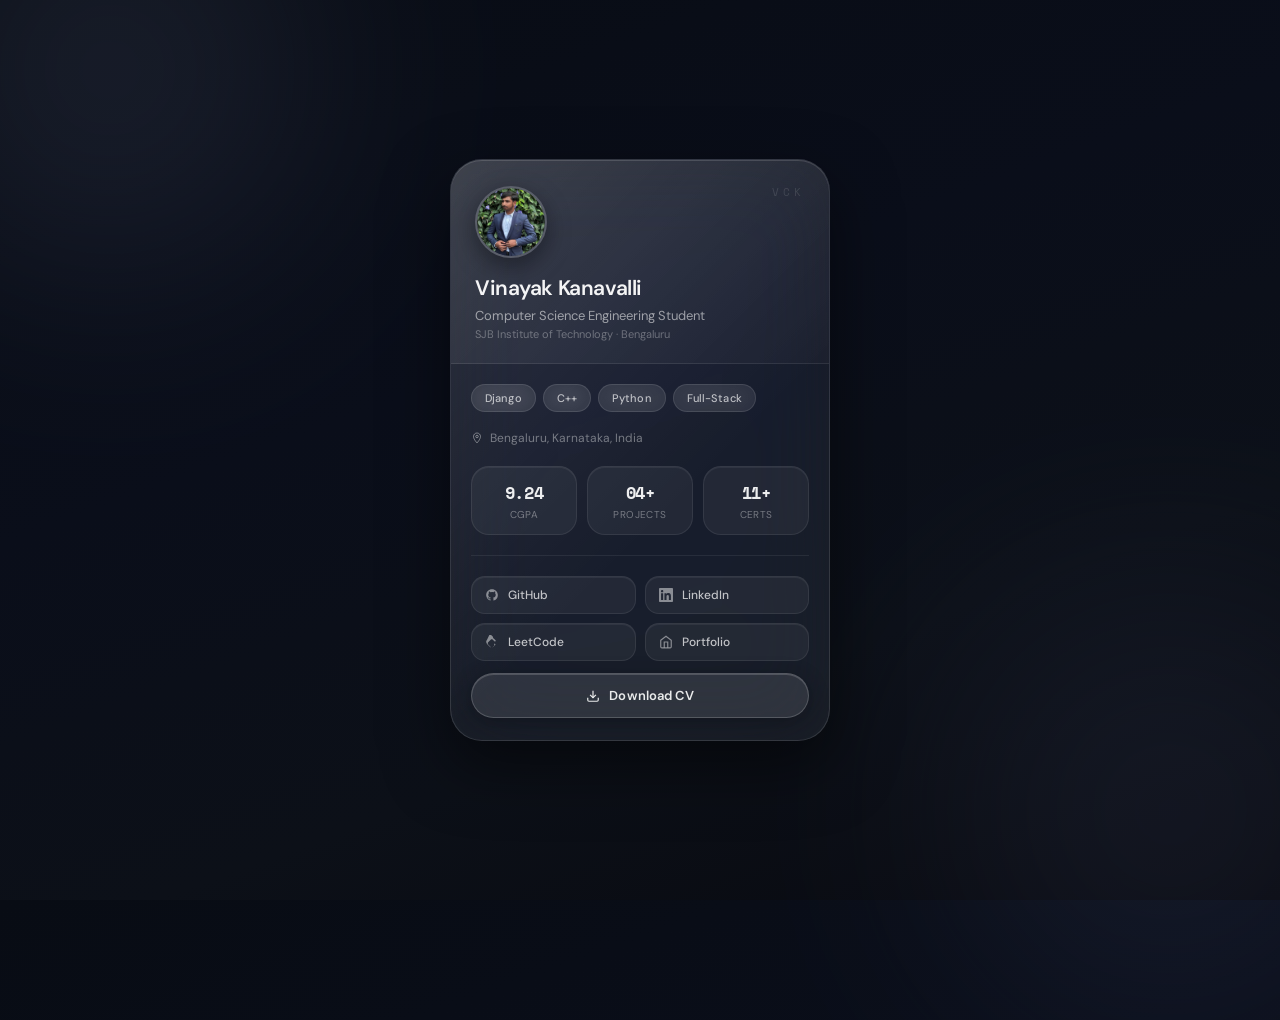
<file: profile-card.html>
<!DOCTYPE html>
<html lang="en">
<head>
  <meta charset="UTF-8">
  <meta name="viewport" content="width=device-width, initial-scale=1.0">
  <title>Vinayak Kanavalli – Profile Card</title>
  <link rel="preconnect" href="https://fonts.googleapis.com">
  <link href="https://fonts.googleapis.com/css2?family=DM+Sans:wght@400;500;600&family=Space+Mono:wght@400;700&display=swap" rel="stylesheet">
  <link rel="stylesheet" href="assets/profile-card.css">
  <!-- Google Analytics -->
  <script async src="https://www.googletagmanager.com/gtag/js?id=G-T7T8TT5QQC"></script>
  <script>
    window.dataLayer = window.dataLayer || [];
    function gtag(){dataLayer.push(arguments);}
    gtag('js', new Date());
    gtag('config', 'G-T7T8TT5QQC');
  </script>
</head>
<body>
  <div class="card">
    <div class="card-top">
      <div class="avatar">
        <img src="assets/img/about.jpg" alt="Vinayak Kanavalli">
      </div>
      <div class="name">Vinayak Kanavalli</div>
      <div class="role">Computer Science Engineering Student</div>
      <div class="college">SJB Institute of Technology · Bengaluru</div>
    </div>

    <div class="card-body">
      <div class="tag-row">
        <span class="tag">Django</span>
        <span class="tag">C++</span>
        <span class="tag">Python</span>
        <span class="tag">Full-Stack</span>
      </div>

      <div class="location">
        <svg width="12" height="12" viewBox="0 0 24 24" fill="none" stroke="currentColor" stroke-width="2">
          <path d="M12 2C8.13 2 5 5.13 5 9c0 5.25 7 13 7 13s7-7.75 7-13c0-3.87-3.13-7-7-7z"/>
          <circle cx="12" cy="9" r="2.5"/>
        </svg>
        Bengaluru, Karnataka, India
      </div>

      <div class="stats">
        <div class="stat">
          <span class="stat-num">9.24</span>
          <span class="stat-label">CGPA</span>
        </div>
        <div class="stat">
          <span class="stat-num">04+</span>
          <span class="stat-label">Projects</span>
        </div>
        <div class="stat">
          <span class="stat-num">11+</span>
          <span class="stat-label">Certs</span>
        </div>
      </div>

      <hr class="divider">

      <div class="links">
        <a href="https://github.com/vinayak-ck" target="_blank" class="link-btn">
          <svg width="14" height="14" viewBox="0 0 24 24" fill="currentColor">
            <path d="M12 2C6.477 2 2 6.484 2 12.017c0 4.425 2.865 8.18 6.839 9.504.5.092.682-.217.682-.483 0-.237-.008-.868-.013-1.703-2.782.605-3.369-1.343-3.369-1.343-.454-1.158-1.11-1.466-1.11-1.466-.908-.62.069-.608.069-.608 1.003.07 1.531 1.032 1.531 1.032.892 1.53 2.341 1.088 2.91.832.092-.647.35-1.088.636-1.338-2.22-.253-4.555-1.113-4.555-4.951 0-1.093.39-1.988 1.029-2.688-.103-.253-.446-1.272.098-2.65 0 0 .84-.27 2.75 1.026A9.564 9.564 0 0112 6.844c.85.004 1.705.115 2.504.337 1.909-1.296 2.747-1.027 2.747-1.027.546 1.379.202 2.398.1 2.651.64.7 1.028 1.595 1.028 2.688 0 3.848-2.339 4.695-4.566 4.943.359.309.678.92.678 1.855 0 1.338-.012 2.419-.012 2.747 0 .268.18.58.688.482A10.019 10.019 0 0022 12.017C22 6.484 17.522 2 12 2z"/>
          </svg>
          GitHub
        </a>
        <a href="https://linkedin.com/in/vinayak-c-kanavalli-" target="_blank" class="link-btn">
          <svg width="14" height="14" viewBox="0 0 24 24" fill="currentColor">
            <path d="M20.447 20.452h-3.554v-5.569c0-1.328-.027-3.037-1.852-3.037-1.853 0-2.136 1.445-2.136 2.939v5.667H9.351V9h3.414v1.561h.046c.477-.9 1.637-1.85 3.37-1.85 3.601 0 4.267 2.37 4.267 5.455v6.286zM5.337 7.433a2.062 2.062 0 01-2.063-2.065 2.064 2.064 0 112.063 2.065zm1.782 13.019H3.555V9h3.564v11.452zM22.225 0H1.771C.792 0 0 .774 0 1.729v20.542C0 23.227.792 24 1.771 24h20.451C23.2 24 24 23.227 24 22.271V1.729C24 .774 23.2 0 22.222 0h.003z"/>
          </svg>
          LinkedIn
        </a>
        <a href="https://leetcode.com/u/vinayak_c_kanavalli/" target="_blank" class="link-btn">
          <svg width="14" height="14" viewBox="0 0 24 24" fill="currentColor">
            <path d="M16.102 17.93l-2.697 2.607c-.466.467-1.111.662-1.823.662s-1.357-.195-1.824-.662l-4.332-4.363c-.467-.467-.702-1.15-.702-1.863s.235-1.357.702-1.824l4.319-4.38c.467-.467 1.125-.645 1.837-.645s1.357.195 1.823.662l2.697 2.606c.514.515 1.365.497 1.9-.038.535-.536.553-1.387.039-1.901l-2.609-2.519c-.569-.569-1.228-.985-1.946-1.23l.073-.068c.524-.524.524-1.373 0-1.897l-2.696-2.697c-.467-.467-1.125-.663-1.837-.663s-1.357.195-1.824.662L3.463 8.235c-.948.948-1.463 2.201-1.463 3.532s.515 2.584 1.463 3.532l4.332 4.364c.948.948 2.201 1.463 3.532 1.463s2.584-.515 3.532-1.463l2.609-2.519c.514-.515.496-1.366-.039-1.901-.535-.535-1.386-.553-1.9-.038z"/>
          </svg>
          LeetCode
        </a>
        <a href="https://vinayak-ck.github.io/MyPortfolio/" target="_blank" class="link-btn">
          <svg width="14" height="14" viewBox="0 0 24 24" fill="none" stroke="currentColor" stroke-width="2">
            <path d="M3 9l9-7 9 7v11a2 2 0 01-2 2H5a2 2 0 01-2-2z"/>
            <polyline points="9 22 9 12 15 12 15 22"/>
          </svg>
          Portfolio
        </a>
      </div>

      <a href="assets/MyCV.pdf" download class="btn-cv">
        <svg width="14" height="14" viewBox="0 0 24 24" fill="none" stroke="currentColor" stroke-width="2">
          <path d="M21 15v4a2 2 0 01-2 2H5a2 2 0 01-2-2v-4"/>
          <polyline points="7 10 12 15 17 10"/>
          <line x1="12" y1="15" x2="12" y2="3"/>
        </svg>
        Download CV
      </a>

    </div>
  </div>
</body>
</html>
</file>
<file: assets/profile-card.css>
*, *::before, *::after {
  margin: 0;
  padding: 0;
  box-sizing: border-box;
}
body {
  min-height: 100vh;
  padding: 2rem;
  display: flex;
  justify-content: center;
  align-items: center;
  font-family: 'DM Sans', sans-serif;
  background: linear-gradient(160deg, #080c14 0%, #0a0e1a 40%, #0c1018 70%, #08090f 100%);
  overflow: hidden;
}
/* Soft background blobs — no neon */
body::before,
body::after {
  content: '';
  position: absolute;
  border-radius: 50%;
  filter: blur(130px);
  z-index: 0;
  opacity: 0.28;
}
body::before {
  width: 380px;
  height: 380px;
  background: rgba(130, 140, 180, 0.6);
  top: -120px;
  left: -80px;
}
body::after {
  width: 420px;
  height: 420px;
  background: rgba(100, 115, 160, 0.5);
  right: -100px;
  bottom: -120px;
}
/* CARD */
.card {
  width: 380px;
  max-width: 90vw;
  position: relative;
  z-index: 1;
  background: rgba(255, 255, 255, 0.06);
  backdrop-filter: blur(40px) saturate(160%);
  -webkit-backdrop-filter: blur(40px) saturate(160%);
  border: 1px solid rgba(255, 255, 255, 0.12);
  border-radius: 32px;
  overflow: hidden;
  box-shadow:
    inset 0 1px 0 rgba(255, 255, 255, 0.14),
    0 24px 64px rgba(0, 0, 0, 0.50);
  transition: transform 0.4s ease, box-shadow 0.4s ease;
}
.card:hover {
  transform: translateY(-8px) scale(1.01);
  box-shadow:
    inset 0 1px 0 rgba(255, 255, 255, 0.16),
    0 32px 80px rgba(0, 0, 0, 0.60);
}
/* Shine overlay */
.card::before {
  content: '';
  position: absolute;
  inset: 0;
  background: linear-gradient(135deg, rgba(255,255,255,0.10), rgba(255,255,255,0) 60%);
  pointer-events: none;
  z-index: 0;
}
/* HEADER */
.card-top {
  padding: 26px 24px 22px;
  position: relative;
  background: linear-gradient(135deg, rgba(255,255,255,0.08), rgba(255,255,255,0.02));
  border-bottom: 1px solid rgba(255, 255, 255, 0.07);
  z-index: 1;
}
.card-top::after {
  content: "VCK";
  position: absolute;
  top: 24px;
  right: 24px;
  font-size: 11px;
  letter-spacing: 4px;
  color: rgba(255, 255, 255, 0.12);
  font-family: 'Space Mono', monospace;
}
/* AVATAR */
.avatar {
  width: 72px;
  height: 72px;
  border-radius: 50%;
  overflow: hidden;
  border: 2px solid rgba(255, 255, 255, 0.18);
  box-shadow:
    0 8px 24px rgba(0, 0, 0, 0.40),
    inset 0 1px 0 rgba(255,255,255,0.20);
  margin-bottom: 16px;
}
.avatar img {
  width: 100%;
  height: 100%;
  object-fit: cover;
  border-radius: 50%;
}
.name {
  font-size: 21px;
  font-weight: 600;
  color: rgba(255, 255, 255, 0.95);
  letter-spacing: -0.02em;
}
.role {
  margin-top: 5px;
  color: rgba(255, 255, 255, 0.55);
  font-size: 13px;
  font-weight: 400;
}
.college {
  margin-top: 3px;
  color: rgba(255, 255, 255, 0.32);
  font-size: 11px;
}
/* BODY */
.card-body {
  padding: 20px 20px 22px;
  position: relative;
  z-index: 1;
}
/* TAGS */
.tag-row {
  display: flex;
  flex-wrap: wrap;
  gap: 7px;
  margin-bottom: 18px;
}
.tag {
  padding: 6px 13px;
  border-radius: 999px;
  background: rgba(255, 255, 255, 0.07);
  border: 1px solid rgba(255, 255, 255, 0.11);
  backdrop-filter: blur(12px);
  color: rgba(255, 255, 255, 0.68);
  font-size: 11px;
  font-weight: 500;
  letter-spacing: 0.01em;
}
/* LOCATION */
.location {
  display: flex;
  align-items: center;
  gap: 7px;
  color: rgba(255, 255, 255, 0.40);
  margin-bottom: 20px;
  font-size: 12px;
}
/* STATS */
.stats {
  display: grid;
  grid-template-columns: repeat(3, 1fr);
  gap: 10px;
}
.stat {
  text-align: center;
  padding: 13px 8px;
  border-radius: 18px;
  background: rgba(255, 255, 255, 0.05);
  border: 1px solid rgba(255, 255, 255, 0.08);
  box-shadow: inset 0 1px 0 rgba(255,255,255,0.06);
}
.stat-num {
  display: block;
  color: rgba(255, 255, 255, 0.92);
  font-size: 17px;
  font-weight: 700;
  font-family: 'Space Mono', monospace;
  letter-spacing: -0.02em;
}
.stat-label {
  color: rgba(255, 255, 255, 0.38);
  font-size: 10px;
  margin-top: 3px;
  display: block;
  letter-spacing: 0.04em;
  text-transform: uppercase;
}
/* DIVIDER */
.divider {
  border: none;
  height: 1px;
  background: rgba(255, 255, 255, 0.07);
  margin: 20px 0;
}
/* LINK BUTTONS */
.links {
  display: grid;
  grid-template-columns: 1fr 1fr;
  gap: 9px;
}
.link-btn {
  display: flex;
  align-items: center;
  gap: 9px;
  padding: 10px 13px;
  text-decoration: none;
  color: rgba(255, 255, 255, 0.72);
  border-radius: 14px;
  background: rgba(255, 255, 255, 0.05);
  border: 1px solid rgba(255, 255, 255, 0.08);
  font-size: 12px;
  font-weight: 500;
  transition: all 0.22s ease;
  box-shadow: inset 0 1px 0 rgba(255,255,255,0.06);
}
.link-btn:hover {
  background: rgba(255, 255, 255, 0.10);
  border-color: rgba(255, 255, 255, 0.16);
  color: rgba(255, 255, 255, 0.92);
  transform: translateY(-2px);
  box-shadow: inset 0 1px 0 rgba(255,255,255,0.10),
              0 4px 16px rgba(0,0,0,0.24);
}
.link-btn svg {
  opacity: 0.65;
  flex-shrink: 0;
}
/* CV BUTTON */
.btn-cv {
  width: 100%;
  margin-top: 12px;
  display: flex;
  justify-content: center;
  align-items: center;
  gap: 9px;
  padding: 13px;
  border-radius: 980px;
  text-decoration: none;
  color: rgba(255, 255, 255, 0.90);
  font-weight: 600;
  font-size: 13px;
  background: rgba(255, 255, 255, 0.10);
  border: 1px solid rgba(255, 255, 255, 0.18);
  box-shadow:
    inset 0 1px 0 rgba(255,255,255,0.16),
    0 4px 20px rgba(0,0,0,0.28);
  transition: all 0.22s ease;
  letter-spacing: 0.01em;
}
.btn-cv:hover {
  background: rgba(255, 255, 255, 0.18);
  border-color: rgba(255, 255, 255, 0.28);
  color: #fff;
  transform: translateY(-2px);
  box-shadow:
    inset 0 1px 0 rgba(255,255,255,0.22),
    0 8px 28px rgba(0,0,0,0.36);
}
/* MOBILE */
@media (max-width: 550px) {
  .card { width: 100%; }
  .links { grid-template-columns: 1fr; }
  .name { font-size: 20px; }
}
</file>
